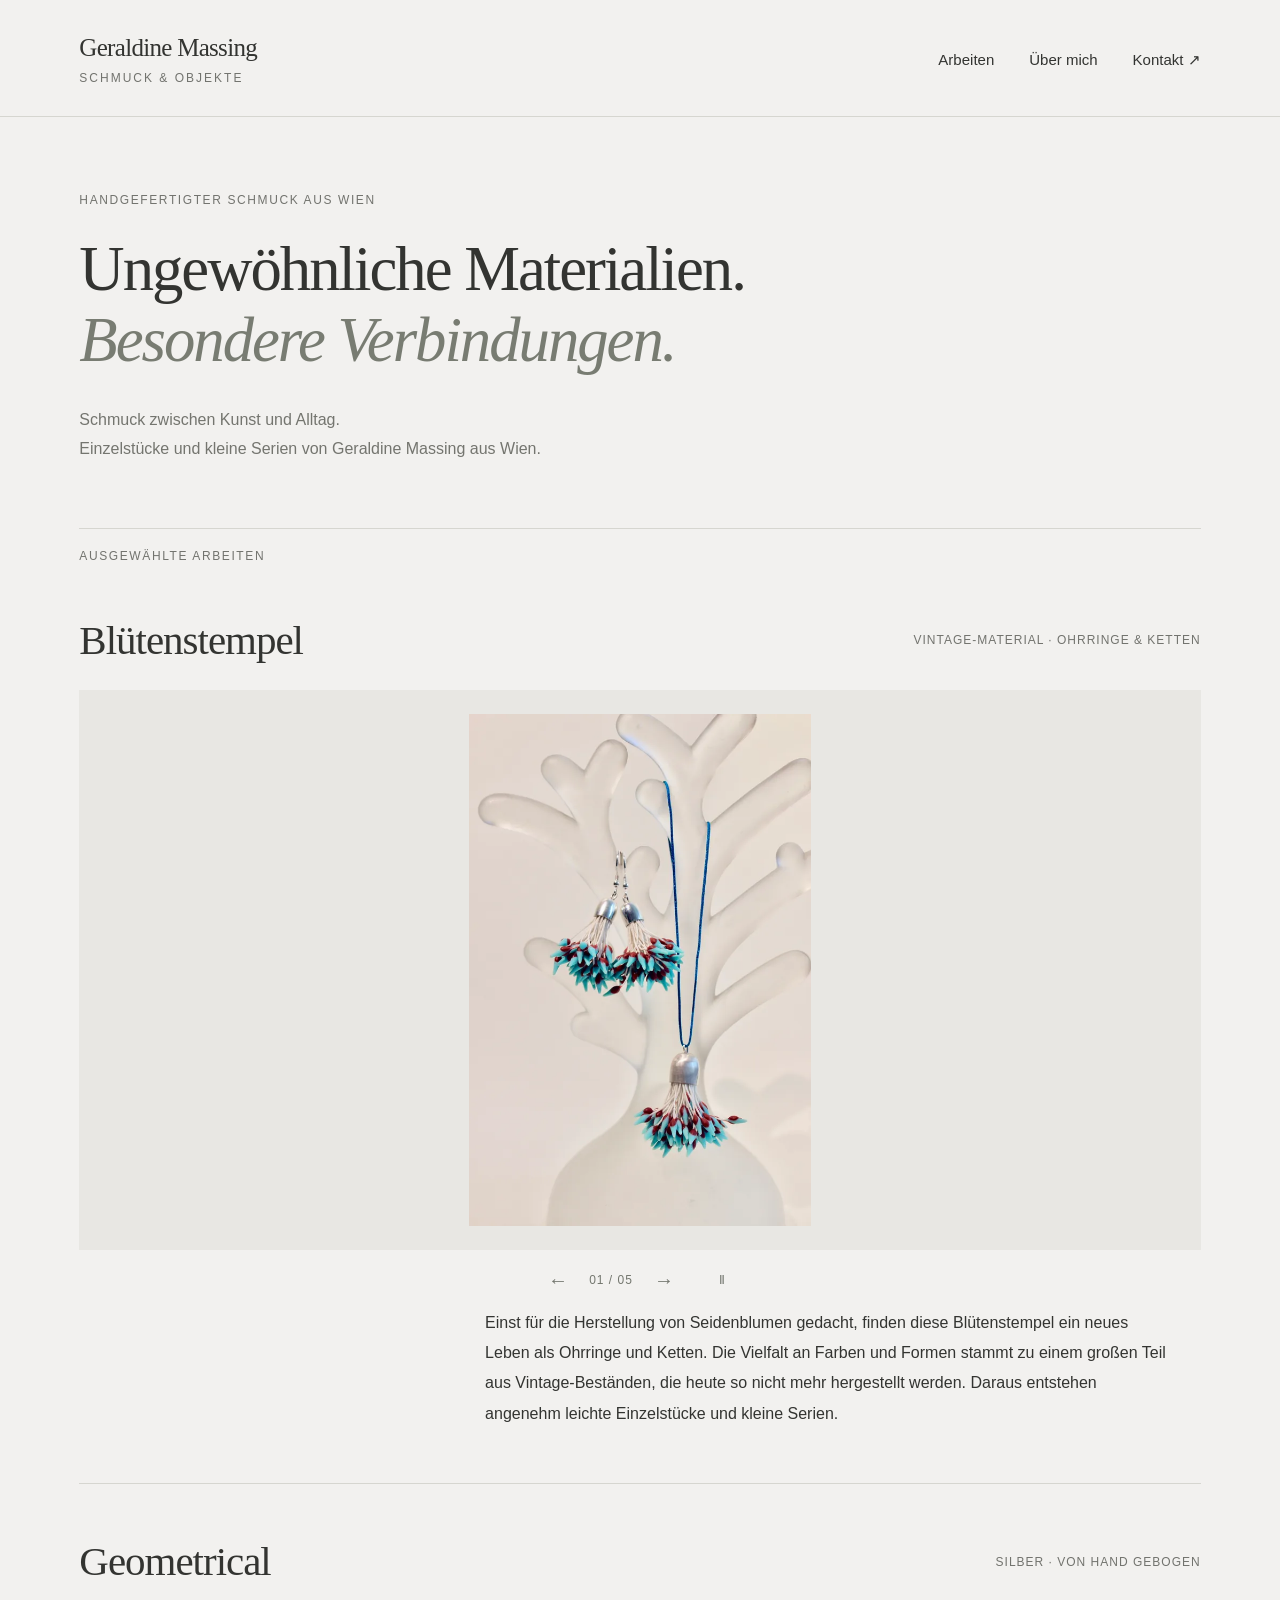
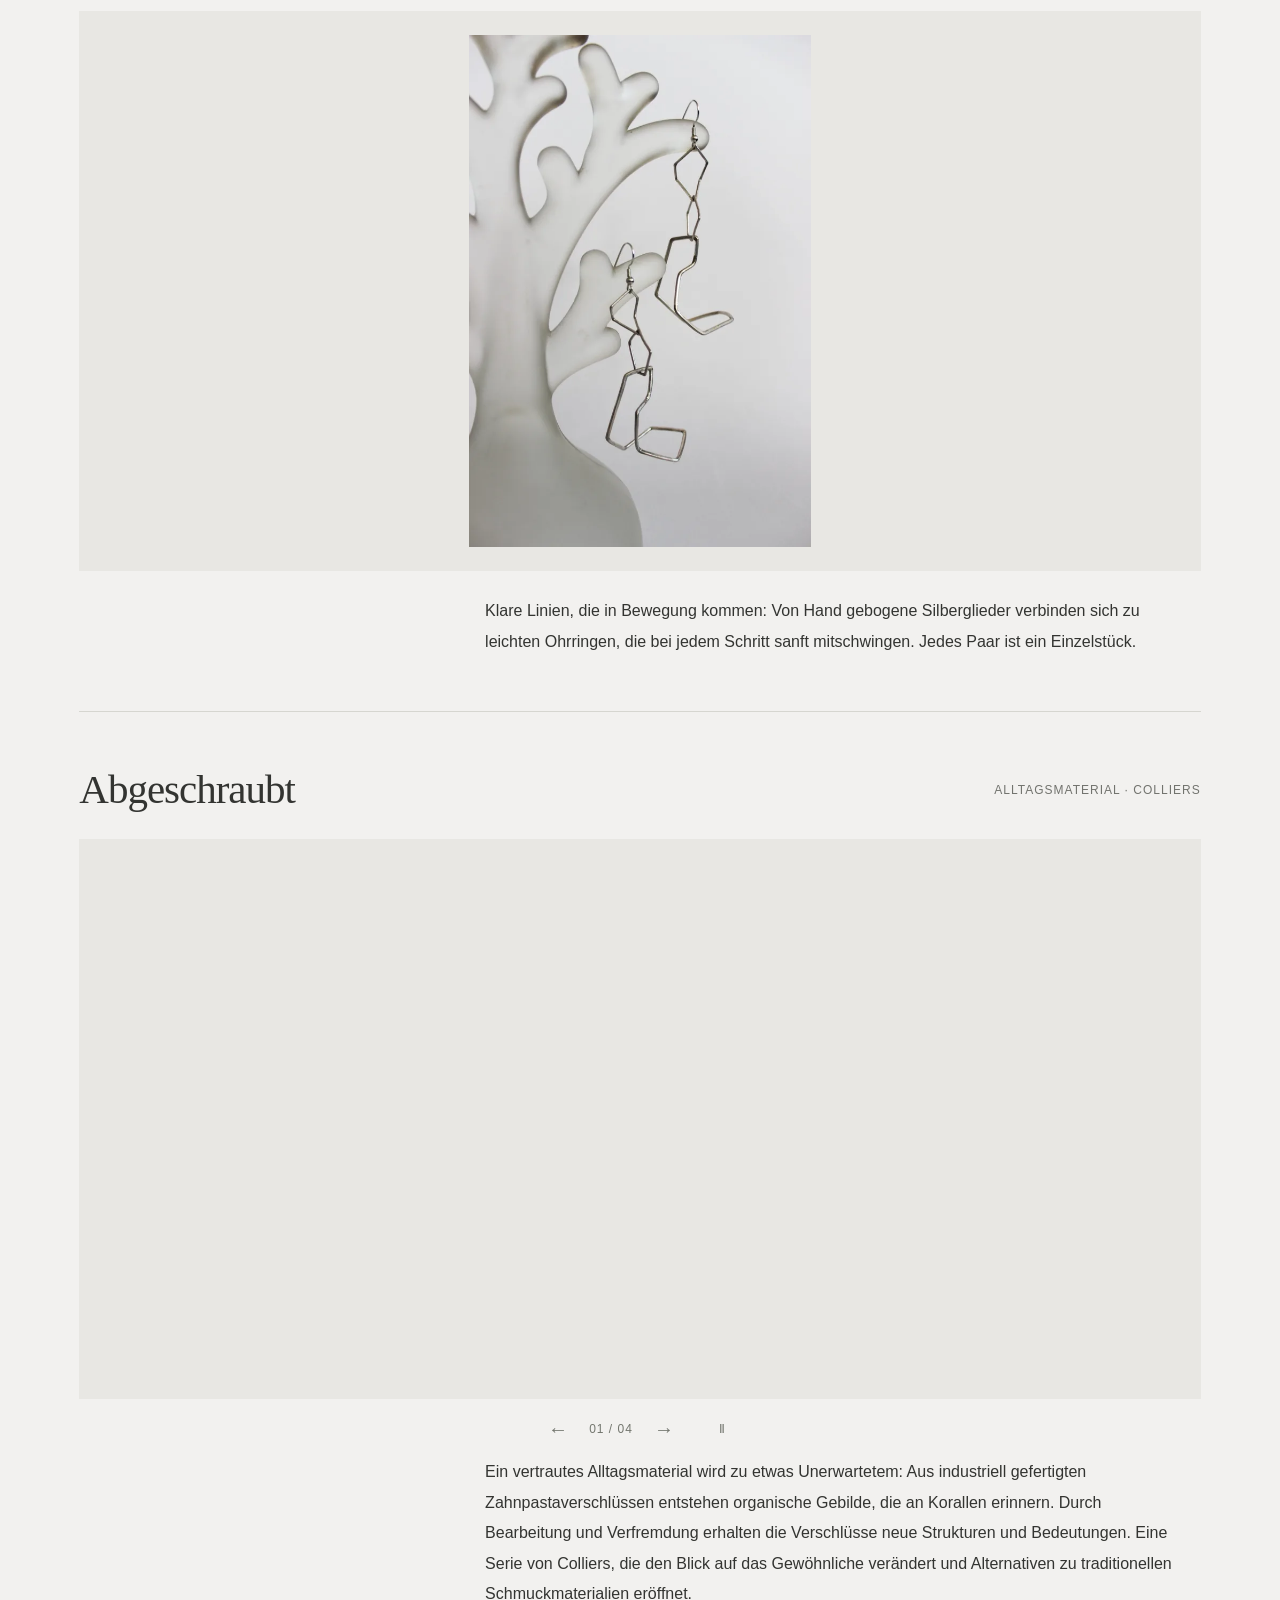
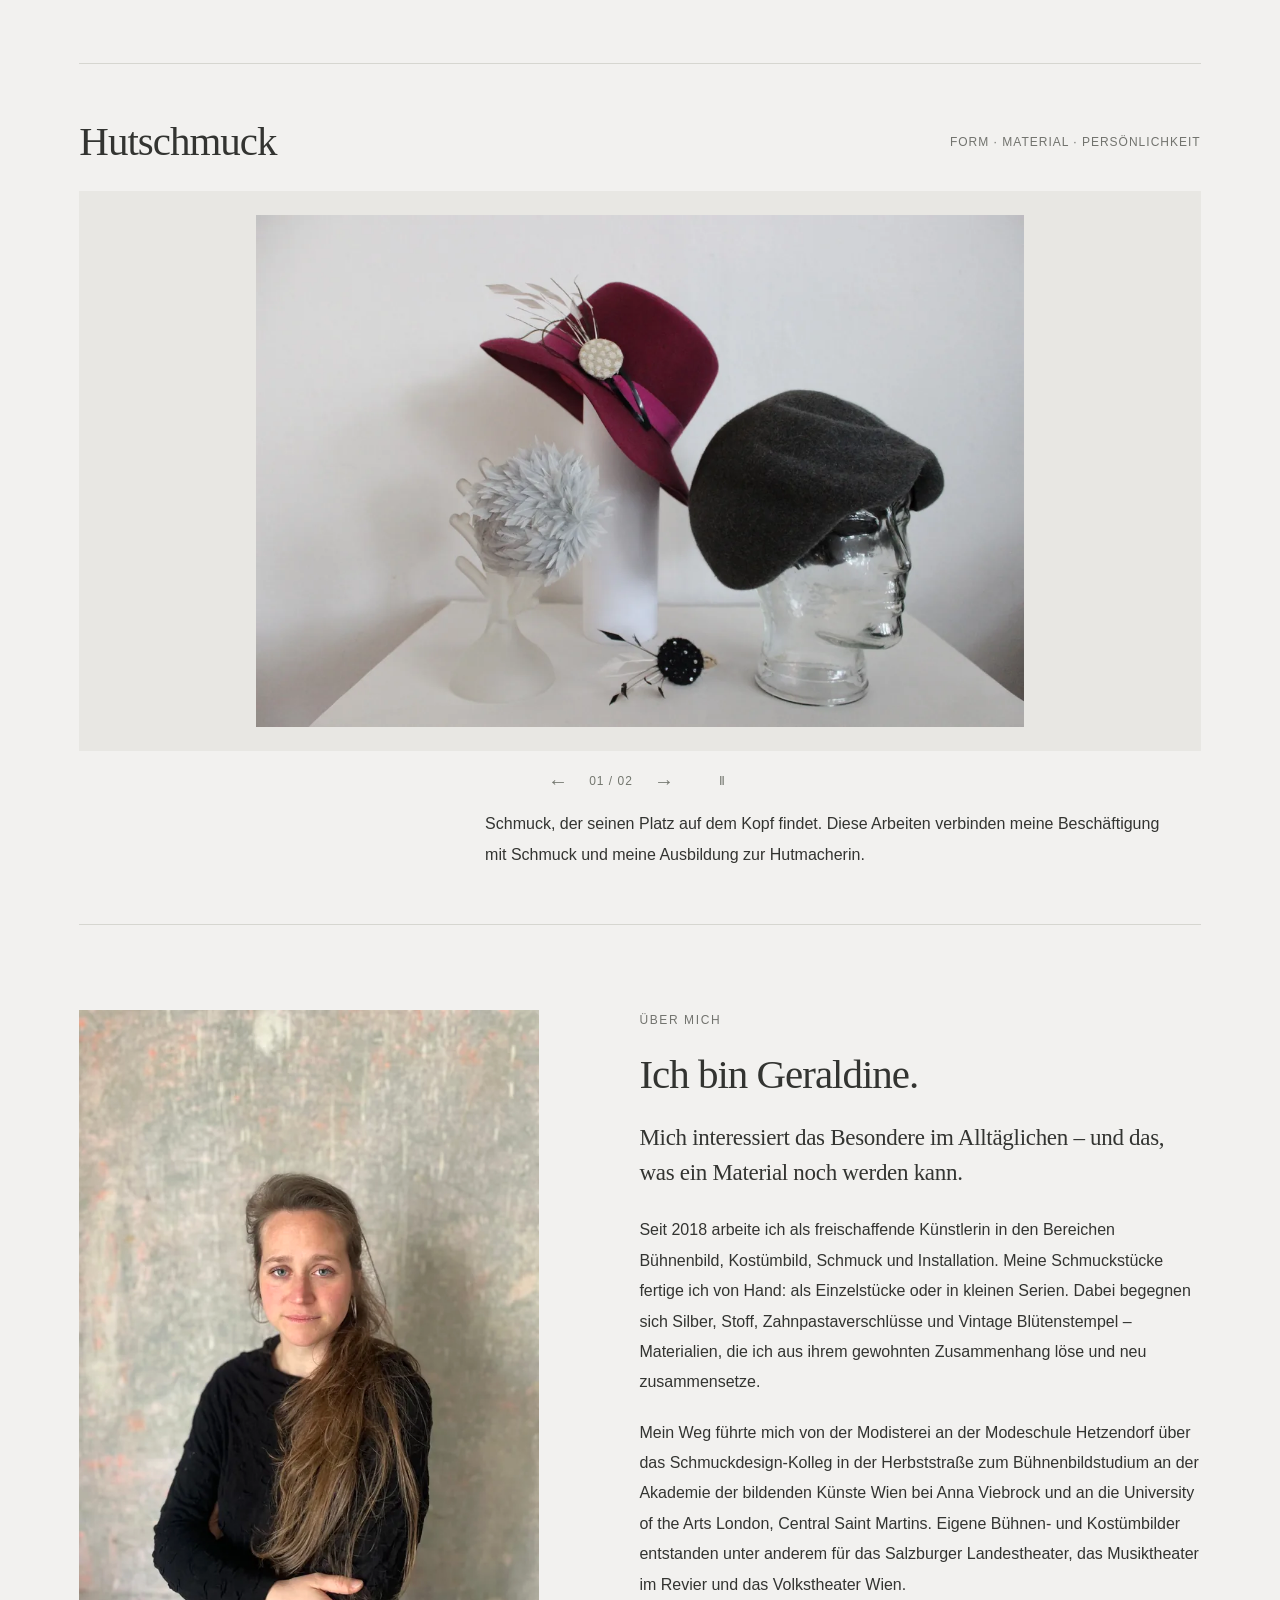
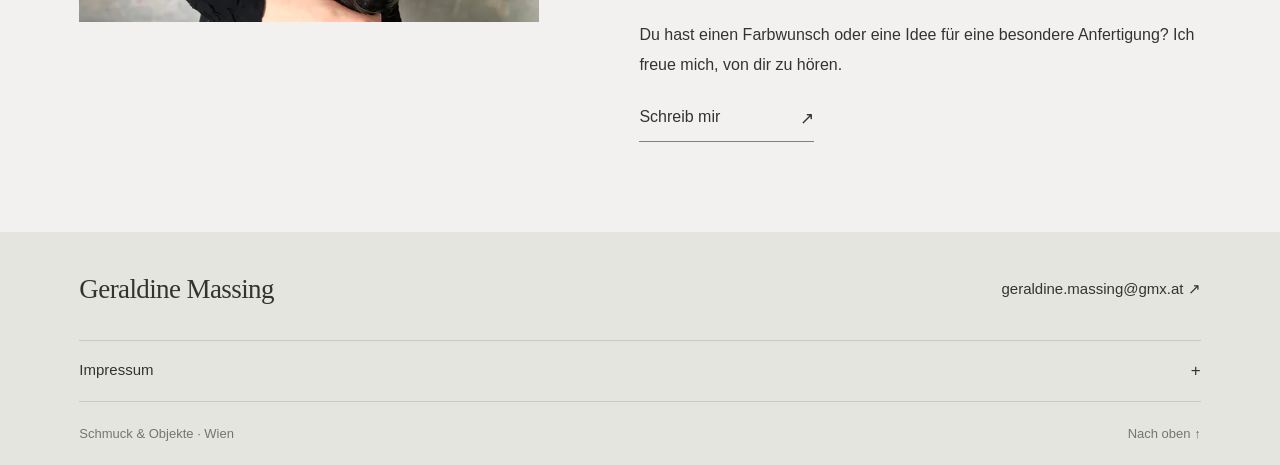
<file: index.html>
<!doctype html>
<html lang="de-AT">
<head>
  <meta charset="utf-8">
  <meta name="viewport" content="width=device-width,initial-scale=1">
  <title>Handgefertigter Schmuck aus Wien | Geraldine Massing</title>
  <meta name="description" content="Handgefertigter Schmuck von Geraldine Massing aus Wien: Ohrringe, Ketten und Colliers aus Silber, Vintage-Blütenstempeln und ungewöhnlichen Materialien.">
  <meta name="author" content="Geraldine Massing">
  <meta name="robots" content="index, follow, max-image-preview:large">
  <meta name="theme-color" content="#eeedeb">
  <link rel="canonical" href="https://schmuck.geraldine-massing.com/">
  <meta property="og:type" content="website">
  <meta property="og:locale" content="de_AT">
  <meta property="og:site_name" content="Geraldine Massing – Schmuck &amp; Objekte">
  <meta property="og:title" content="Handgefertigter Schmuck aus Wien | Geraldine Massing">
  <meta property="og:description" content="Handgefertigter Schmuck von Geraldine Massing aus Wien: Ohrringe, Ketten und Colliers aus Silber, Vintage-Blütenstempeln und ungewöhnlichen Materialien.">
  <meta property="og:url" content="https://schmuck.geraldine-massing.com/">
  <meta property="og:image" content="https://schmuck.geraldine-massing.com/assets/bluetenstempel-1.jpg">
  <meta property="og:image:type" content="image/jpeg">
  <meta property="og:image:width" content="1333">
  <meta property="og:image:height" content="2000">
  <meta property="og:image:alt" content="Ohrringe und Ketten aus bunten Vintage-Blütenstempeln von Geraldine Massing">
  <meta name="twitter:card" content="summary_large_image">
  <meta name="twitter:title" content="Handgefertigter Schmuck aus Wien | Geraldine Massing">
  <meta name="twitter:description" content="Handgefertigter Schmuck von Geraldine Massing aus Wien: Ohrringe, Ketten und Colliers aus Silber, Vintage-Blütenstempeln und ungewöhnlichen Materialien.">
  <meta name="twitter:image" content="https://schmuck.geraldine-massing.com/assets/bluetenstempel-1.jpg">
  <meta name="twitter:image:alt" content="Ohrringe und Ketten aus bunten Vintage-Blütenstempeln von Geraldine Massing">
  <link rel="stylesheet" href="style.css">
  <script type="application/ld+json">
{
  "@context": "https://schema.org",
  "@graph": [
    {
      "@type": "Person",
      "@id": "https://schmuck.geraldine-massing.com/#geraldine-massing",
      "name": "Geraldine Massing",
      "url": "https://schmuck.geraldine-massing.com/",
      "image": "https://schmuck.geraldine-massing.com/assets/optimized/photo-2-1200.webp",
      "jobTitle": "Schmuckkünstlerin",
      "description": "Freischaffende Künstlerin für Schmuck, Bühnenbild, Kostümbild und Installation in Wien.",
      "email": "geraldine.massing@gmx.at",
      "address": {
        "@type": "PostalAddress",
        "addressLocality": "Wien",
        "postalCode": "1130",
        "addressCountry": "AT"
      }
    },
    {
      "@type": "WebSite",
      "@id": "https://schmuck.geraldine-massing.com/#website",
      "url": "https://schmuck.geraldine-massing.com/",
      "name": "Geraldine Massing – Schmuck & Objekte",
      "alternateName": "Geraldine Massing Schmuck",
      "inLanguage": "de-AT",
      "publisher": {
        "@id": "https://schmuck.geraldine-massing.com/#geraldine-massing"
      }
    },
    {
      "@type": "CollectionPage",
      "@id": "https://schmuck.geraldine-massing.com/#webpage",
      "url": "https://schmuck.geraldine-massing.com/",
      "name": "Handgefertigter Schmuck aus Wien | Geraldine Massing",
      "description": "Handgefertigter Schmuck von Geraldine Massing aus Wien: Ohrringe, Ketten und Colliers aus Silber, Vintage-Blütenstempeln und ungewöhnlichen Materialien.",
      "inLanguage": "de-AT",
      "isPartOf": {
        "@id": "https://schmuck.geraldine-massing.com/#website"
      },
      "about": {
        "@id": "https://schmuck.geraldine-massing.com/#geraldine-massing"
      },
      "mainEntity": {
        "@id": "https://schmuck.geraldine-massing.com/#arbeiten"
      },
      "primaryImageOfPage": {
        "@type": "ImageObject",
        "url": "https://schmuck.geraldine-massing.com/assets/bluetenstempel-1.jpg",
        "width": 1333,
        "height": 2000
      }
    },
    {
      "@type": "ItemList",
      "@id": "https://schmuck.geraldine-massing.com/#arbeiten",
      "name": "Ausgewählte Schmuckarbeiten von Geraldine Massing",
      "numberOfItems": 4,
      "itemListElement": [
        {
          "@type": "ListItem",
          "position": 1,
          "item": {
            "@id": "https://schmuck.geraldine-massing.com/#projekt-1",
            "@type": "CreativeWork",
            "name": "Blütenstempel",
            "description": "Ohrringe und Ketten aus Vintage-Blütenstempeln, handgefertigt als Einzelstücke und kleine Serien.",
            "image": "https://schmuck.geraldine-massing.com/assets/optimized/bluetenstempel-1-1333.webp",
            "creator": {
              "@id": "https://schmuck.geraldine-massing.com/#geraldine-massing"
            }
          }
        },
        {
          "@type": "ListItem",
          "position": 2,
          "item": {
            "@id": "https://schmuck.geraldine-massing.com/#projekt-2",
            "@type": "CreativeWork",
            "name": "Geometrical",
            "description": "Leichte Ohrringe aus von Hand gebogenen Silbergliedern. Jedes Paar ist ein Einzelstück.",
            "image": "https://schmuck.geraldine-massing.com/assets/optimized/geometrical-1-1333.webp",
            "creator": {
              "@id": "https://schmuck.geraldine-massing.com/#geraldine-massing"
            }
          }
        },
        {
          "@type": "ListItem",
          "position": 3,
          "item": {
            "@id": "https://schmuck.geraldine-massing.com/#projekt-3",
            "@type": "CreativeWork",
            "name": "Abgeschraubt",
            "description": "Colliers aus bearbeiteten Zahnpastaverschlüssen mit korallenartigen Strukturen.",
            "image": "https://schmuck.geraldine-massing.com/assets/optimized/abgeschraubt-2-1920.webp",
            "creator": {
              "@id": "https://schmuck.geraldine-massing.com/#geraldine-massing"
            }
          }
        },
        {
          "@type": "ListItem",
          "position": 4,
          "item": {
            "@id": "https://schmuck.geraldine-massing.com/#projekt-4",
            "@type": "CreativeWork",
            "name": "Hutschmuck",
            "description": "Künstlerischer Hutschmuck von Geraldine Massing, ausgebildete Hutmacherin.",
            "image": "https://schmuck.geraldine-massing.com/assets/optimized/photo-1-1800.webp",
            "creator": {
              "@id": "https://schmuck.geraldine-massing.com/#geraldine-massing"
            }
          }
        }
      ]
    }
  ]
}
  </script>
</head>

<body><a class="skip-link" href="#arbeiten">Direkt zu den Arbeiten</a>
<header><a class="brand" href="#">Geraldine Massing<span>Schmuck & Objekte</span></a><button class="menu-toggle" type="button" aria-label="Menü öffnen" aria-expanded="false" aria-controls="main-nav"><span></span><span></span><span></span></button><nav id="main-nav" aria-label="Hauptnavigation"><a href="#arbeiten">Arbeiten</a><a href="#ueber">Über mich</a><a href="mailto:geraldine.massing@gmx.at">Kontakt ↗</a></nav></header>

<main>
<section class="intro"><div class="eyebrow">Handgefertigter Schmuck aus Wien</div><h1>Ungewöhnliche Materialien.<br><em>Besondere Verbindungen.</em></h1><div class="intro-bottom"><p>Schmuck zwischen Kunst und Alltag.<br>Einzelstücke und kleine Serien von Geraldine Massing aus Wien.</p></div></section>
<div id="arbeiten" class="works-label"><span>Ausgewählte Arbeiten</span></div>
<section class="project" id="projekt-1" aria-labelledby="title-1"><div class="project-heading"><h2 id="title-1">Blütenstempel</h2><span class="material">Vintage-Material · Ohrringe & Ketten</span></div><div class="gallery has-controls" data-count="5"><div class="image-frame"><img src="assets/optimized/bluetenstempel-1-1333.webp" alt="Bunte Ohrringe und Ketten aus Vintage-Blütenstempeln an einem weißen Schmuckständer" class="slide active" fetchpriority="high" width="1333" height="2000" srcset="assets/optimized/bluetenstempel-1-640.webp 640w, assets/optimized/bluetenstempel-1-1280.webp 1280w, assets/optimized/bluetenstempel-1-1333.webp 1333w" sizes="(max-width: 540px) min(calc(88vw - 24px), 271px), (max-width: 800px) min(calc(88vw - 40px), 307px), (max-width: 1440px) min(calc(87.6vw - 48px), 341px), 341px" decoding="async"><img src="assets/optimized/bluetenstempel-2-1333.webp" alt="Handgefertigte Blütenstempel-Ohrringe in verschiedenen Farben am Schmuckständer" class="slide" loading="lazy" width="1333" height="2000" srcset="assets/optimized/bluetenstempel-2-640.webp 640w, assets/optimized/bluetenstempel-2-1280.webp 1280w, assets/optimized/bluetenstempel-2-1333.webp 1333w" sizes="(max-width: 540px) min(calc(88vw - 24px), 271px), (max-width: 800px) min(calc(88vw - 40px), 307px), (max-width: 1440px) min(calc(87.6vw - 48px), 341px), 341px" decoding="async"><img src="assets/optimized/bluetenstempel-3-1920.webp" alt="Orange Blütenstempel-Ohrringe von Geraldine Massing, am Ohr getragen" class="slide" loading="lazy" width="1920" height="1908" srcset="assets/optimized/bluetenstempel-3-640.webp 640w, assets/optimized/bluetenstempel-3-1280.webp 1280w, assets/optimized/bluetenstempel-3-1920.webp 1920w" sizes="(max-width: 540px) min(calc(88vw - 24px), 409px), (max-width: 800px) min(calc(88vw - 40px), 463px), (max-width: 1440px) min(calc(87.6vw - 48px), 515px), 515px" decoding="async"><img src="assets/optimized/bluetenstempel-4-1920.webp" alt="Farblich sortierte Vintage-Blütenstempel in einem Setzkasten" class="slide" loading="lazy" width="1920" height="1920" srcset="assets/optimized/bluetenstempel-4-640.webp 640w, assets/optimized/bluetenstempel-4-1280.webp 1280w, assets/optimized/bluetenstempel-4-1920.webp 1920w" sizes="(max-width: 540px) min(calc(88vw - 24px), 406px), (max-width: 800px) min(calc(88vw - 40px), 460px), (max-width: 1440px) min(calc(87.6vw - 48px), 512px), 512px" decoding="async"><img src="assets/optimized/bluetenstempel-5-1333.webp" alt="Floraler Schmuck aus hellen Blütenstempeln auf einem grünen Dekorationsobjekt" class="slide" loading="lazy" width="1333" height="1963" srcset="assets/optimized/bluetenstempel-5-640.webp 640w, assets/optimized/bluetenstempel-5-1280.webp 1280w, assets/optimized/bluetenstempel-5-1333.webp 1333w" sizes="(max-width: 540px) min(calc(88vw - 24px), 276px), (max-width: 800px) min(calc(88vw - 40px), 312px), (max-width: 1440px) min(calc(87.6vw - 48px), 348px), 348px" decoding="async"></div><div class="gallery-controls"><button class="prev" aria-label="Vorheriges Bild">←</button><span class="counter">01 / 05</span><button class="next" aria-label="Nächstes Bild">→</button><button class="pause" aria-label="Automatischen Bildwechsel pausieren">Ⅱ</button></div></div><div class="caption"><p>Einst für die Herstellung von Seidenblumen gedacht, finden diese Blütenstempel ein neues Leben als Ohrringe und Ketten. Die Vielfalt an Farben und Formen stammt zu einem großen Teil aus Vintage-Beständen, die heute so nicht mehr hergestellt werden. Daraus entstehen angenehm leichte Einzelstücke und kleine Serien.</p></div></section>

<section class="project" id="projekt-2" aria-labelledby="title-2"><div class="project-heading"><h2 id="title-2">Geometrical</h2><span class="material">Silber · Von Hand gebogen</span></div><div class="gallery" data-count="1"><div class="image-frame"><img src="assets/optimized/geometrical-1-1333.webp" alt="Geometrische Silberohrringe aus von Hand gebogenen, beweglichen Gliedern" class="slide active" loading="lazy" width="1333" height="2000" srcset="assets/optimized/geometrical-1-640.webp 640w, assets/optimized/geometrical-1-1280.webp 1280w, assets/optimized/geometrical-1-1333.webp 1333w" sizes="(max-width: 540px) min(calc(88vw - 24px), 271px), (max-width: 800px) min(calc(88vw - 40px), 307px), (max-width: 1440px) min(calc(87.6vw - 48px), 341px), 341px" decoding="async"></div></div><div class="caption"><p>Klare Linien, die in Bewegung kommen: Von Hand gebogene Silberglieder verbinden sich zu leichten Ohrringen, die bei jedem Schritt sanft mitschwingen. Jedes Paar ist ein Einzelstück.</p></div></section>

<section class="project" id="projekt-3" aria-labelledby="title-3"><div class="project-heading"><h2 id="title-3">Abgeschraubt</h2><span class="material">Alltagsmaterial · Colliers</span></div><div class="gallery has-controls" data-count="4"><div class="image-frame"><img src="assets/optimized/abgeschraubt-2-1920.webp" alt="Collier der Serie Abgeschraubt aus durchbrochenen, korallenartigen Zahnpastaverschlüssen" class="slide active" loading="lazy" width="1920" height="1280" srcset="assets/optimized/abgeschraubt-2-640.webp 640w, assets/optimized/abgeschraubt-2-1280.webp 1280w, assets/optimized/abgeschraubt-2-1920.webp 1920w" sizes="(max-width: 540px) min(calc(88vw - 24px), 609px), (max-width: 800px) min(calc(88vw - 40px), 690px), (max-width: 1440px) min(calc(87.6vw - 48px), 768px), 768px" decoding="async"><img src="assets/optimized/abgeschraubt-1-1920.webp" alt="Detail eines korallenartigen Colliers aus bearbeiteten weißen Zahnpastaverschlüssen" class="slide" loading="lazy" width="1920" height="1280" srcset="assets/optimized/abgeschraubt-1-640.webp 640w, assets/optimized/abgeschraubt-1-1280.webp 1280w, assets/optimized/abgeschraubt-1-1920.webp 1920w" sizes="(max-width: 540px) min(calc(88vw - 24px), 609px), (max-width: 800px) min(calc(88vw - 40px), 690px), (max-width: 1440px) min(calc(87.6vw - 48px), 768px), 768px" decoding="async"><img src="assets/optimized/abgeschraubt-3-1920.webp" alt="Helles Collier der Serie Abgeschraubt, auf schwarzem Oberteil getragen" class="slide" loading="lazy" width="1920" height="1436" srcset="assets/optimized/abgeschraubt-3-640.webp 640w, assets/optimized/abgeschraubt-3-1280.webp 1280w, assets/optimized/abgeschraubt-3-1920.webp 1920w" sizes="(max-width: 540px) min(calc(88vw - 24px), 543px), (max-width: 800px) min(calc(88vw - 40px), 615px), (max-width: 1440px) min(calc(87.6vw - 48px), 685px), 685px" decoding="async"><img src="assets/optimized/abgeschraubt-4-1920.webp" alt="Zwei Personen tragen Colliers der Serie Abgeschraubt vor schwarzem Hintergrund" class="slide" loading="lazy" width="1920" height="1436" srcset="assets/optimized/abgeschraubt-4-640.webp 640w, assets/optimized/abgeschraubt-4-1280.webp 1280w, assets/optimized/abgeschraubt-4-1920.webp 1920w" sizes="(max-width: 540px) min(calc(88vw - 24px), 543px), (max-width: 800px) min(calc(88vw - 40px), 615px), (max-width: 1440px) min(calc(87.6vw - 48px), 685px), 685px" decoding="async"></div><div class="gallery-controls"><button class="prev" aria-label="Vorheriges Bild">←</button><span class="counter">01 / 04</span><button class="next" aria-label="Nächstes Bild">→</button><button class="pause" aria-label="Automatischen Bildwechsel pausieren">Ⅱ</button></div></div><div class="caption"><p>Ein vertrautes Alltagsmaterial wird zu etwas Unerwartetem: Aus industriell gefertigten Zahnpastaverschlüssen entstehen organische Gebilde, die an Korallen erinnern. Durch Bearbeitung und Verfremdung erhalten die Verschlüsse neue Strukturen und Bedeutungen. Eine Serie von Colliers, die den Blick auf das Gewöhnliche verändert und Alternativen zu traditionellen Schmuckmaterialien eröffnet.</p></div></section>

<section class="project" id="projekt-4" aria-labelledby="title-4"><div class="project-heading"><h2 id="title-4">Hutschmuck</h2><span class="material">Form · Material · Persönlichkeit</span></div><div class="gallery has-controls" data-count="2"><div class="image-frame"><img src="assets/optimized/photo-1-1800.webp" alt="Bordeauxroter Hut und schwarzer Hutschmuck auf transparenten Präsentationsköpfen" class="slide active" loading="lazy" width="1800" height="1200" srcset="assets/optimized/photo-1-640.webp 640w, assets/optimized/photo-1-1280.webp 1280w, assets/optimized/photo-1-1800.webp 1800w" sizes="(max-width: 540px) min(calc(88vw - 24px), 609px), (max-width: 800px) min(calc(88vw - 40px), 690px), (max-width: 1440px) min(calc(87.6vw - 48px), 768px), 768px" decoding="async"><img src="assets/optimized/photo-0-1200.webp" alt="Experimenteller Hutschmuck mit roten, blauen und grünen Elementen auf einem transparenten Kopf" class="slide " loading="lazy" width="1200" height="1800" srcset="assets/optimized/photo-0-640.webp 640w, assets/optimized/photo-0-1200.webp 1200w" sizes="(max-width: 540px) min(calc(88vw - 24px), 271px), (max-width: 800px) min(calc(88vw - 40px), 307px), (max-width: 1440px) min(calc(87.6vw - 48px), 341px), 341px" decoding="async"></div><div class="gallery-controls"><button class="prev" aria-label="Vorheriges Bild">←</button><span class="counter">01 / 02</span><button class="next" aria-label="Nächstes Bild">→</button><button class="pause" aria-label="Automatischen Bildwechsel pausieren">Ⅱ</button></div></div><div class="caption"><p>Schmuck, der seinen Platz auf dem Kopf findet. Diese Arbeiten verbinden meine Beschäftigung mit Schmuck und meine Ausbildung zur Hutmacherin.</p></div></section>

<section id="ueber" class="about"><div class="portrait"><img src="assets/optimized/photo-2-1200.webp" alt="Porträt von Geraldine Massing, Schmuckkünstlerin in Wien" loading="lazy" width="1200" height="1600" srcset="assets/optimized/photo-2-640.webp 640w, assets/optimized/photo-2-1200.webp 1200w" sizes="(max-width: 540px) 70.4vw, (max-width: 1440px) 36vw, 520px" decoding="async"></div><div class="about-copy"><span class="eyebrow">Über mich</span><h2>Ich bin Geraldine.</h2><p class="lead">Mich interessiert das Besondere im Alltäglichen – und das, was ein Material noch werden kann.</p><p>Seit 2018 arbeite ich als freischaffende Künstlerin in den Bereichen Bühnenbild, Kostümbild, Schmuck und Installation. Meine Schmuckstücke fertige ich von Hand: als Einzelstücke oder in kleinen Serien. Dabei begegnen sich Silber, Stoff, Zahnpastaverschlüsse und Vintage Blütenstempel – Materialien, die ich aus ihrem gewohnten Zusammenhang löse und neu zusammensetze.</p><p>Mein Weg führte mich von der Modisterei an der Modeschule Hetzendorf über das Schmuckdesign-Kolleg in der Herbststraße zum Bühnenbildstudium an der Akademie der bildenden Künste Wien bei Anna Viebrock und an die University of the Arts London, Central Saint Martins. Eigene Bühnen- und Kostümbilder entstanden unter anderem für das Salzburger Landestheater, das Musiktheater im Revier und das Volkstheater Wien.</p><p>Du hast einen Farbwunsch oder eine Idee für eine besondere Anfertigung? Ich freue mich, von dir zu hören.</p><a class="contact" href="mailto:geraldine.massing@gmx.at">Schreib mir <span>↗</span></a></div></section>
</main>

<footer><div class="footer-top"><span class="footer-name">Geraldine Massing</span><a href="mailto:geraldine.massing@gmx.at">geraldine.massing@gmx.at ↗</a></div><details><summary>Impressum <span>+</span></summary><div class="legal"><p>Geraldine Massing<br>Josef-Heinzl-Gasse 4/3<br>1130 Wien, Österreich</p><p>Einzelunternehmen (Neue Selbständige)<br>Verantwortlich für den Inhalt: Geraldine Massing<br><a href="mailto:geraldine.massing@gmx.at">geraldine.massing@gmx.at</a></p></div></details><div class="footer-bottom"><span>Schmuck & Objekte · Wien</span><a href="#">Nach oben ↑</a></div></footer>

<script src="script.js"></script>
</body>
</html>
</file>
<file: style.css>
:root{--paper:#f2f1ef;--ink:#333431;--muted:#72736e;--line:#d6d6d0;--surface:#e8e7e3}*{box-sizing:border-box}html{scroll-behavior:smooth;scroll-padding-top:34px}body{margin:0;background:var(--paper);color:var(--ink);font-family:Arial,Helvetica,sans-serif;-webkit-font-smoothing:antialiased}a{color:inherit;text-decoration:none}button{font:inherit;color:inherit}a,button,summary{-webkit-tap-highlight-color:transparent}a:focus-visible,button:focus-visible,summary:focus-visible{outline:2px solid #565f4b;outline-offset:6px}header,main,footer{max-width:1440px;margin:auto;padding-left:6.2%;padding-right:6.2%}header{display:flex;justify-content:space-between;align-items:center;padding-top:34px;padding-bottom:31px;border-bottom:1px solid var(--line)}.brand{font-family:Georgia,'Times New Roman',serif;font-size:25px;letter-spacing:-.7px}.brand span{display:block;font-family:Arial,sans-serif;font-size:10px;letter-spacing:2px;text-transform:uppercase;margin-top:9px;color:var(--muted)}nav{display:flex;gap:35px;font-size:12px}nav a{padding:10px 0}nav a:hover{color:#7b806d}.intro{padding:76px 0 64px}.eyebrow,.works-label,.material,.number{font-size:10px;letter-spacing:1.6px;text-transform:uppercase}.eyebrow{color:var(--muted)}h1,h2,p{margin:0}h1{font:normal clamp(38px,4.9vw,69px)/1.14 Georgia,'Times New Roman',serif;letter-spacing:-2px;margin:27px 0 29px}h1 em{font-weight:normal;color:#787c72}.intro-bottom{display:flex;justify-content:space-between;align-items:flex-end}.intro-bottom p{font-size:13px;line-height:1.8;color:#74756f}.explore{font-size:11px;padding-bottom:8px;border-bottom:1px solid #9fa196;display:flex;gap:48px}.explore span{font-size:19px}.works-label{display:flex;justify-content:space-between;border-top:1px solid var(--line);padding-top:20px;color:var(--muted)}.project{padding-top:53px;padding-bottom:54px}.project+.project{border-top:1px solid var(--line)}.project-heading{display:flex;align-items:center;gap:23px;margin-bottom:25px}.number{color:var(--muted);letter-spacing:0}h2{font:normal clamp(32px,3.2vw,46px)/1.2 Georgia,serif;letter-spacing:-1px}.material{margin-left:auto;letter-spacing:1px;color:var(--muted);text-align:right}.gallery{height:560px;position:relative;background:var(--surface);overflow:hidden}.slide{position:absolute;width:100%;height:100%;object-fit:contain;inset:0;opacity:0;transition:opacity 1.5s ease;pointer-events:none;padding:24px 90px 62px}.slide.active{opacity:1}.slide[data-lighten="true"]{filter:brightness(1.09) saturate(.97)}.gallery-controls{position:absolute;bottom:15px;left:50%;transform:translateX(-50%);display:flex;align-items:center;gap:5px;background:rgba(246,245,242,.95);border:1px solid #d6d5cf;border-radius:2px;padding:3px 9px;z-index:2}.gallery-controls button{background:none;border:0;width:37px;height:33px;cursor:pointer;font-size:19px;display:grid;place-items:center}.gallery-controls button:hover{background:#e5e5de}.counter{font-size:10px;font-variant-numeric:tabular-nums;letter-spacing:1px;min-width:60px;text-align:center}.gallery-controls .pause{font-size:13px;border-left:1px solid var(--line);margin-left:5px;padding-left:10px;width:42px}.caption{display:grid;grid-template-columns:1fr 2fr;gap:48px;margin-top:25px}.caption>span{font-size:10px;color:var(--muted);line-height:1.8;letter-spacing:.3px}.caption p{font-size:13px;line-height:1.9;max-width:690px}.about{border-top:1px solid var(--line);padding-top:85px;padding-bottom:90px;display:grid;grid-template-columns: .9fr 1.1fr;gap:9%}.portrait img{width:100%;height:auto;display:block;filter:brightness(1.035)}.portrait{align-self:start;background:#e1e1dc}.about h2{margin:22px 0}.about-copy>p{font-size:13px;line-height:1.9;margin-bottom:20px}.about-copy .lead{font:normal 23px/1.5 Georgia,serif;letter-spacing:-.3px;margin-bottom:25px}.contact{display:inline-flex;gap:80px;font-size:13px;border-bottom:1px solid #7f8278;padding:7px 0 12px}.contact span{font-size:17px}footer{background:#e5e5e0;padding-top:42px;padding-bottom:24px}.footer-top{display:flex;align-items:center;justify-content:space-between;margin-bottom:35px}.footer-name{font:normal 27px Georgia,serif;letter-spacing:-.6px}.footer-top>a{font-size:12px}details{border-top:1px solid #c9cbc3;border-bottom:1px solid #c9cbc3}summary{list-style:none;font-size:11px;cursor:pointer;padding:20px 0;display:flex;justify-content:space-between}summary::-webkit-details-marker{display:none}summary span{font-size:17px}details[open] summary span{transform:rotate(45deg)}.legal{display:grid;grid-template-columns:1fr 2fr;gap:40px;padding:4px 0 24px}.legal p{font-size:12px;line-height:1.9}.footer-bottom{display:flex;justify-content:space-between;font-size:10px;color:#73776b;margin-top:24px}.skip-link{position:absolute;top:-70px;left:15px;z-index:20;padding:12px;background:#fff}.skip-link:focus{top:12px}@media(min-width:1500px){header,main,footer{padding-left:90px;padding-right:90px}}@media(max-width:800px){header,main,footer{padding-left:6%;padding-right:6%}header{padding-top:25px;padding-bottom:25px}.brand{font-size:22px}nav{gap:18px;font-size:11px}.intro{padding:55px 0 45px}h1{letter-spacing:-1.4px}.gallery{height:500px}.slide{padding:20px 25px 65px}.material{max-width:180px;font-size:9px;line-height:1.7}.caption{grid-template-columns:1fr 2.5fr;gap:25px}.about{gap:6%;padding-top:60px;padding-bottom:65px}.about-copy .lead{font-size:20px}.about h2{font-size:32px}}@media(max-width:540px){header{align-items:start}.brand{font-size:20px;white-space:nowrap}.brand span{font-size:8px;letter-spacing:1.3px}nav{gap:13px;padding-top:0;font-size:10px;flex-wrap:wrap;justify-content:flex-end;max-width:135px}nav a{padding:3px 0}.intro{padding-top:42px}h1{font-size:38px;line-height:1.17;margin:23px 0}.intro-bottom{align-items:start;gap:24px;flex-direction:column}.intro-bottom p{font-size:12px}.explore{gap:30px}.project{padding-top:32px;padding-bottom:35px}.project-heading{gap:13px;flex-wrap:wrap;margin-bottom:18px}h2{font-size:32px}.material{flex-basis:100%;text-align:left;margin-left:32px;max-width:none;font-size:8px}.gallery{height:430px}.slide{padding:14px 10px 65px}.caption{display:block;margin-top:20px}.caption>span{display:none}.caption p{font-size:12px;line-height:1.85}.about{grid-template-columns:1fr;gap:35px;padding-top:45px;padding-bottom:50px}.portrait{width:80%}.about h2{font-size:36px;margin:15px 0}.about-copy>p{font-size:12px}.footer-top{flex-direction:column;align-items:start;gap:20px}.footer-name{font-size:25px}.legal{grid-template-columns:1fr;gap:15px}.footer-top>a{font-size:11px}.footer-bottom{font-size:9px}.works-label{font-size:9px}}@media(prefers-reduced-motion:reduce){html{scroll-behavior:auto}.slide{transition:none}}

/* Larger body text and a quieter image-led gallery. */
nav{font-size:15px}.brand span{font-size:12px}.eyebrow,.works-label,.material{font-size:12px}.intro-bottom p{font-size:16px}.caption{display:block}.caption p{font-size:16px;max-width:850px}.about-copy>p{font-size:16px}.contact{font-size:16px}.footer-top>a{font-size:15px}summary{font-size:15px}.legal p{font-size:15px}.footer-bottom{font-size:13px}.material{max-width:none}.project-heading{gap:0}.gallery{display:flex;align-items:center;justify-content:center;padding:24px}.image-frame{position:relative;width:100%;height:100%;max-width:100%;max-height:100%}.slide{padding:0}.gallery-controls{position:absolute;inset:0;left:0;bottom:0;transform:none;display:block;border:0;border-radius:0;background:none;padding:0;pointer-events:none}.gallery-controls button{position:absolute;pointer-events:auto;border:0;background:rgba(250,249,246,.82);box-shadow:0 1px 9px #00000012;width:44px;height:44px;border-radius:50%;font-size:31px;line-height:1;backdrop-filter:blur(5px)}.gallery-controls button:hover{background:rgba(255,255,255,.97)}.gallery-controls .prev{left:12px;top:50%;transform:translateY(-50%)}.gallery-controls .next{right:12px;top:50%;transform:translateY(-50%)}.gallery-controls .pause{right:12px;bottom:12px;width:44px;height:44px;margin:0;padding:0;border:0;font-size:17px}.counter{position:absolute;left:12px;bottom:12px;min-width:64px;height:30px;padding:8px;background:rgba(250,249,246,.82);border-radius:20px;font-size:12px}.menu-toggle{display:none}
@media(max-width:800px){nav{font-size:14px;gap:20px}.material{font-size:11px;max-width:200px}.gallery{padding:20px}.caption p,.about-copy>p{font-size:16px}}
@media(max-width:540px){header{position:relative;align-items:center}.brand span{font-size:10px}.menu-toggle{display:flex;flex-direction:column;justify-content:center;gap:5px;align-items:center;width:44px;height:44px;border:1px solid var(--line);border-radius:2px;background:none;cursor:pointer}.menu-toggle span{width:20px;height:1px;background:var(--ink);transition:transform .2s,opacity .2s}.menu-open .menu-toggle span:nth-child(1){transform:translateY(6px) rotate(45deg)}.menu-open .menu-toggle span:nth-child(2){opacity:0}.menu-open .menu-toggle span:nth-child(3){transform:translateY(-6px) rotate(-45deg)}header nav{display:none;position:absolute;z-index:10;top:100%;left:0;right:0;max-width:none;padding:12px 6% 20px;background:var(--paper);border-bottom:1px solid var(--line);box-shadow:0 10px 15px #33333308;font-size:16px}header.menu-open nav{display:flex;flex-direction:column;align-items:stretch;gap:0}header nav a{padding:14px 0;min-height:44px}.intro-bottom p{font-size:15px}.eyebrow,.works-label{font-size:11px}.material{margin-left:0;max-width:none;margin-top:10px;font-size:10px}.gallery{padding:12px;height:430px}.caption p,.about-copy>p{font-size:16px;line-height:1.8}.contact,.footer-top>a{font-size:15px}.footer-bottom{font-size:12px;gap:20px}.gallery-controls .prev{left:8px}.gallery-controls .next{right:8px}.gallery-controls .pause{right:8px;bottom:8px}.counter{left:8px;bottom:8px}}
@media(prefers-reduced-motion:reduce){.menu-toggle span{transition:none}}

/* Project copy aligns with the right-hand text column. */
.caption{display:grid;grid-template-columns:1fr 2fr;gap:48px}.caption p{grid-column:2;max-width:690px}
@media(max-width:800px){.caption{grid-template-columns:1fr 2.5fr;gap:25px}}
@media(max-width:540px){.caption{display:block}.caption p{max-width:none}}

/* Quiet controls below the photograph, with generous invisible touch targets. */
.gallery.has-controls{overflow:visible;margin-bottom:58px}
.gallery-controls{inset:auto 0 auto 0;top:calc(100% + 8px);height:44px;display:flex;align-items:center;justify-content:center;gap:4px;transform:none;padding:0;border:0;background:none;pointer-events:auto}
.gallery-controls button,.gallery-controls .prev,.gallery-controls .next,.gallery-controls .pause{position:static;inset:auto;transform:none;flex:none;display:grid;place-items:center;width:44px;height:44px;margin:0;padding:0;border:0;border-radius:0;background:none;box-shadow:none;backdrop-filter:none;color:#73766e;font-size:20px;font-weight:normal;line-height:1;transition:color .2s}
.gallery-controls button:hover{background:none;color:#2f332c}
.gallery-controls button:focus-visible{outline:1px solid #73766e;outline-offset:0}
.gallery-controls .pause{font-size:12px;margin-left:10px}
.gallery-controls .counter{position:static;inset:auto;min-width:54px;height:auto;margin:0;padding:0;background:none;border-radius:0;color:#73766e;font-size:12px;line-height:1;letter-spacing:1px}
@media(prefers-reduced-motion:reduce){.gallery-controls button{transition:none}}
</file>
